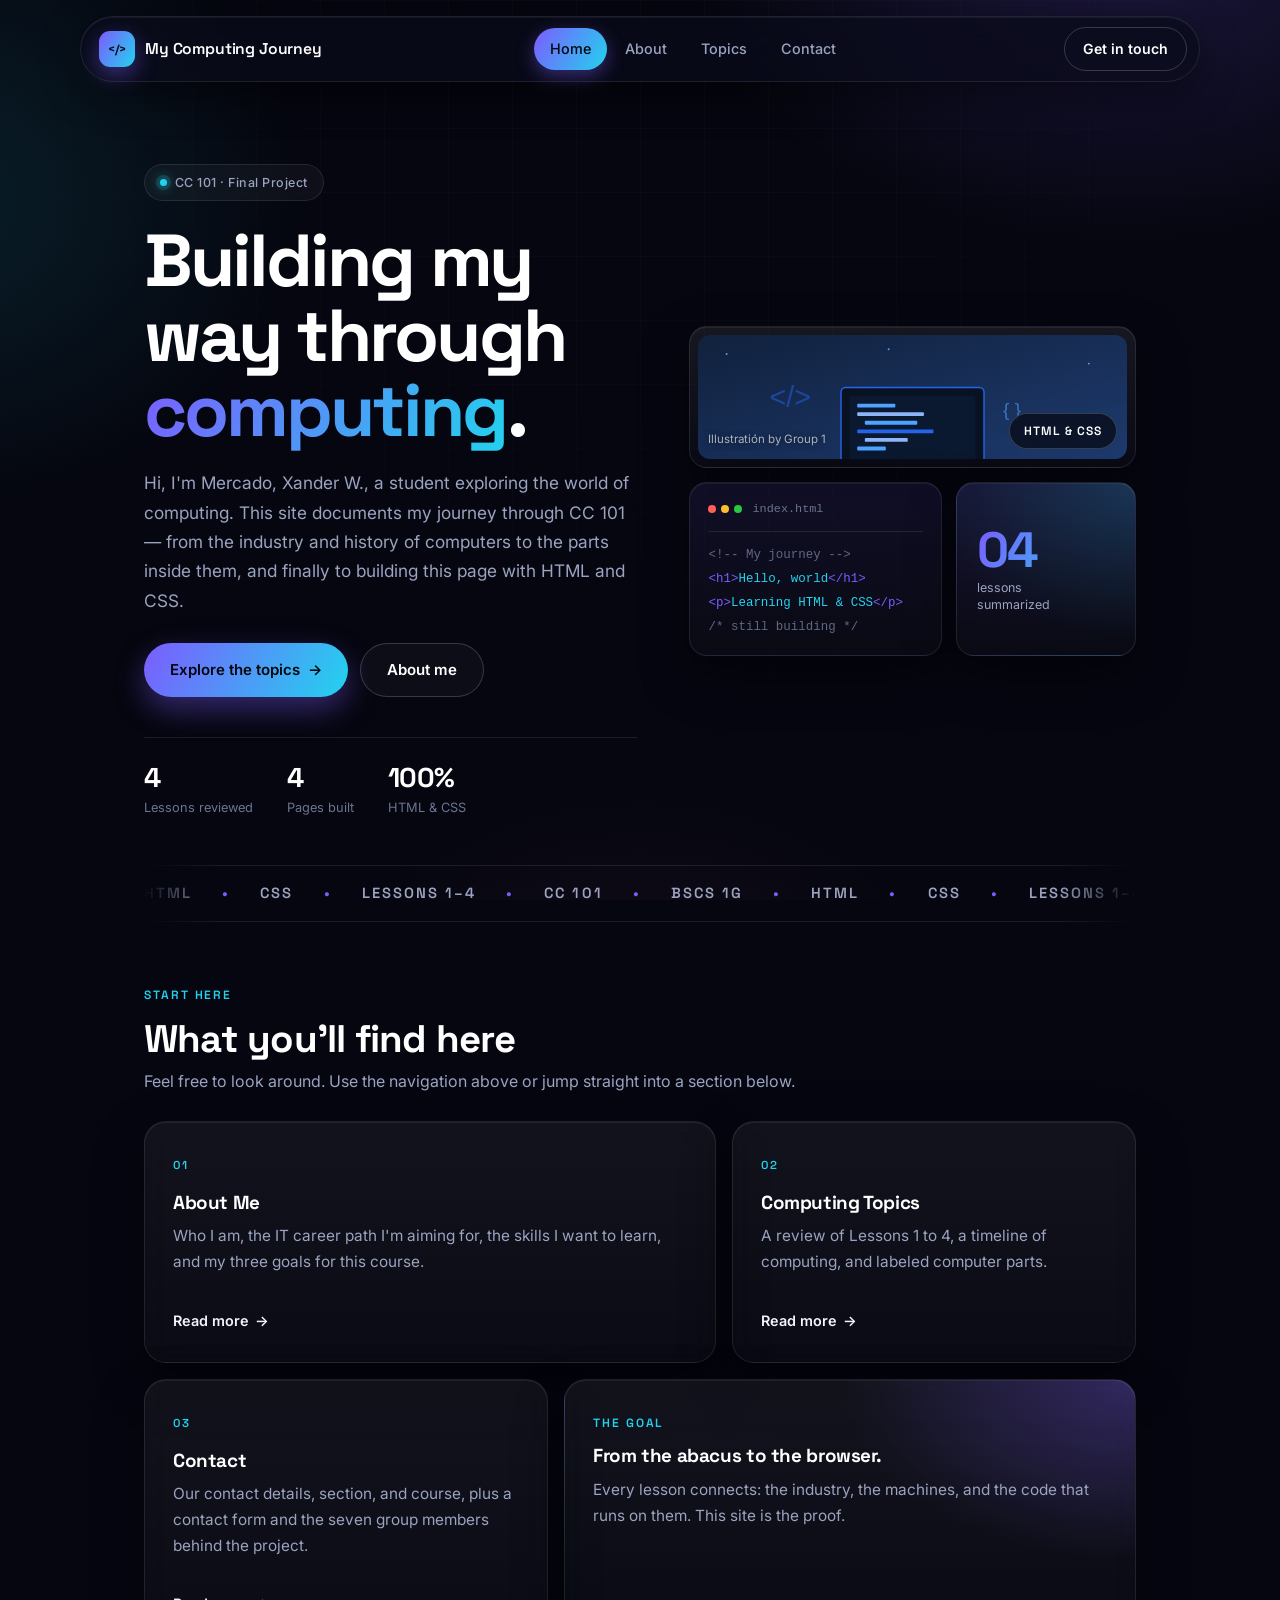
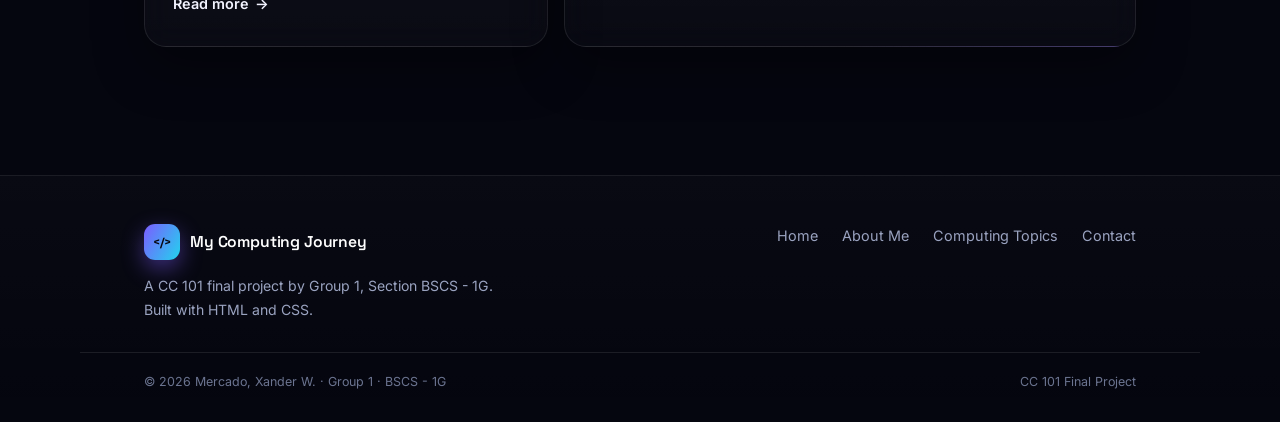
<file: index.html>
<!DOCTYPE html>
<html lang="en">
<head>
  <meta charset="UTF-8">
  <meta name="viewport" content="width=device-width, initial-scale=1.0">
  <meta name="description" content="My Computing Journey - a CC 101 final project website by Group 1, Section BSCS - 1G.">
  <title>My Computing Journey - Home</title>
  <link rel="preconnect" href="https://fonts.googleapis.com">
  <link rel="preconnect" href="https://fonts.gstatic.com" crossorigin>
  <link href="https://fonts.googleapis.com/css2?family=Inter:wght@400;500;600&family=Space+Grotesk:wght@500;600;700&display=swap" rel="stylesheet">
  <link rel="stylesheet" href="style.css">
</head>
<body>

  <header class="site-header">
    <div class="nav-shell">
      <a class="brand" href="index.html">
        <span class="brand-mark">&lt;/&gt;</span>
        <span class="brand-name">My Computing Journey</span>
      </a>
      <nav class="site-nav" aria-label="Main navigation">
        <ul>
          <li><a href="index.html" class="active">Home</a></li>
          <li><a href="about.html">About</a></li>
          <li><a href="topics.html">Topics</a></li>
          <li><a href="contact.html">Contact</a></li>
        </ul>
      </nav>
      <a class="nav-cta" href="contact.html">Get in touch</a>
    </div>
  </header>

  <main>

    <section class="hero">
      <div class="hero-inner">
        <div class="hero-copy">
          <span class="pill"><span class="dot"></span> CC 101 &middot; Final Project</span>
          <h1>Building my way through <span class="grad">computing</span>.</h1>
          <p class="lead">
            Hi, I'm Mercado, Xander W., a student exploring the world of computing. This site
            documents my journey through CC 101 &mdash; from the industry and history
            of computers to the parts inside them, and finally to building this page
            with HTML and CSS.
          </p>
          <div class="hero-actions">
            <a class="btn btn-primary" href="topics.html">Explore the topics <span aria-hidden="true">&rarr;</span></a>
            <a class="btn btn-ghost" href="about.html">About me</a>
          </div>
          <div class="hero-meta">
            <div><strong>4</strong><span>Lessons reviewed</span></div>
            <div><strong>4</strong><span>Pages built</span></div>
            <div><strong>100%</strong><span>HTML &amp; CSS</span></div>
          </div>
        </div>

        <div class="hero-bento">
          <div class="bento-cell cell-image">
            <img src="images/banner.svg" alt="Illustration of a laptop displaying lines of code" class="banner">
            <span class="floating-badge">HTML &amp; CSS</span>
            <span class="image-credit">Illustration by Group 1</span>
          </div>

          <div class="bento-cell cell-code">
            <div class="code-head">
              <span class="code-dots"><i></i><i></i><i></i></span>
              <span>index.html</span>
            </div>
            <div class="code-lines">
              <p><span class="c-muted">&lt;!-- My journey --&gt;</span></p>
              <p><span class="c-tag">&lt;h1&gt;</span><span class="c-text">Hello, world</span><span class="c-tag">&lt;/h1&gt;</span></p>
              <p><span class="c-tag">&lt;p&gt;</span><span class="c-text">Learning HTML &amp; CSS</span><span class="c-tag">&lt;/p&gt;</span></p>
              <p><span class="c-muted">/* still building */</span></p>
            </div>
          </div>

          <div class="bento-cell cell-stat">
            <span class="cell-stat-num grad">04</span>
            <span class="cell-stat-label">lessons<br>summarized</span>
          </div>
        </div>
      </div>
    </section>

    <div class="marquee" aria-hidden="true">
      <div class="marquee-track">
        <span>HTML</span><span class="sep">&bull;</span>
        <span>CSS</span><span class="sep">&bull;</span>
          <span>Lessons 1&ndash;4</span><span class="sep">&bull;</span>
          <span>CC 101</span><span class="sep">&bull;</span>
          <span>BSCS 1G</span><span class="sep">&bull;</span>
          <span>HTML</span><span class="sep">&bull;</span>
          <span>CSS</span><span class="sep">&bull;</span>
          <span>Lessons 1&ndash;4</span><span class="sep">&bull;</span>
        <span>CC 101</span><span class="sep">&bull;</span>
        <span>BSCS 1G</span><span class="sep">&bull;</span>
      </div>
    </div>

    <section class="section">
      <div class="section-head">
        <span class="kicker">Start here</span>
        <h2>What you'll find here</h2>
        <p>Feel free to look around. Use the navigation above or jump straight into a section below.</p>
      </div>

      <div class="bento-grid">
        <article class="glass-card span-7">
          <span class="card-index">01</span>
          <h3>About Me</h3>
          <p>Who I am, the IT career path I'm aiming for, the skills I want to learn, and my three goals for this course.</p>
          <a class="card-link" href="about.html">Read more <span aria-hidden="true">&rarr;</span></a>
        </article>

        <article class="glass-card span-5">
          <span class="card-index">02</span>
          <h3>Computing Topics</h3>
          <p>A review of Lessons 1 to 4, a timeline of computing, and labeled computer parts.</p>
          <a class="card-link" href="topics.html">Read more <span aria-hidden="true">&rarr;</span></a>
        </article>

        <article class="glass-card span-5">
          <span class="card-index">03</span>
          <h3>Contact</h3>
          <p>Our contact details, section, and course, plus a contact form and the seven group members behind the project.</p>
          <a class="card-link" href="contact.html">Read more <span aria-hidden="true">&rarr;</span></a>
        </article>

        <article class="glass-card span-7 accent-card">
          <span class="kicker">The goal</span>
          <h3>From the abacus to the browser.</h3>
          <p>Every lesson connects: the industry, the machines, and the code that runs on them. This site is the proof.</p>
        </article>
      </div>
    </section>

  </main>

  <footer class="site-footer">
    <div class="footer-inner">
      <div class="footer-brand-col">
        <a class="brand" href="index.html">
          <span class="brand-mark">&lt;/&gt;</span>
          <span class="brand-name">My Computing Journey</span>
        </a>
        <p>A CC 101 final project by Group 1, Section BSCS - 1G. Built with HTML and CSS.</p>
      </div>
      <nav class="footer-links" aria-label="Footer navigation">
        <a href="index.html">Home</a>
        <a href="about.html">About Me</a>
        <a href="topics.html">Computing Topics</a>
        <a href="contact.html">Contact</a>
      </nav>
    </div>
    <div class="footer-bottom">
      <span>&copy; 2026 Mercado, Xander W. &middot; Group 1 &middot; BSCS - 1G</span>
      <span>CC 101 Final Project</span>
    </div>
  </footer>

</body>
</html>
</file>
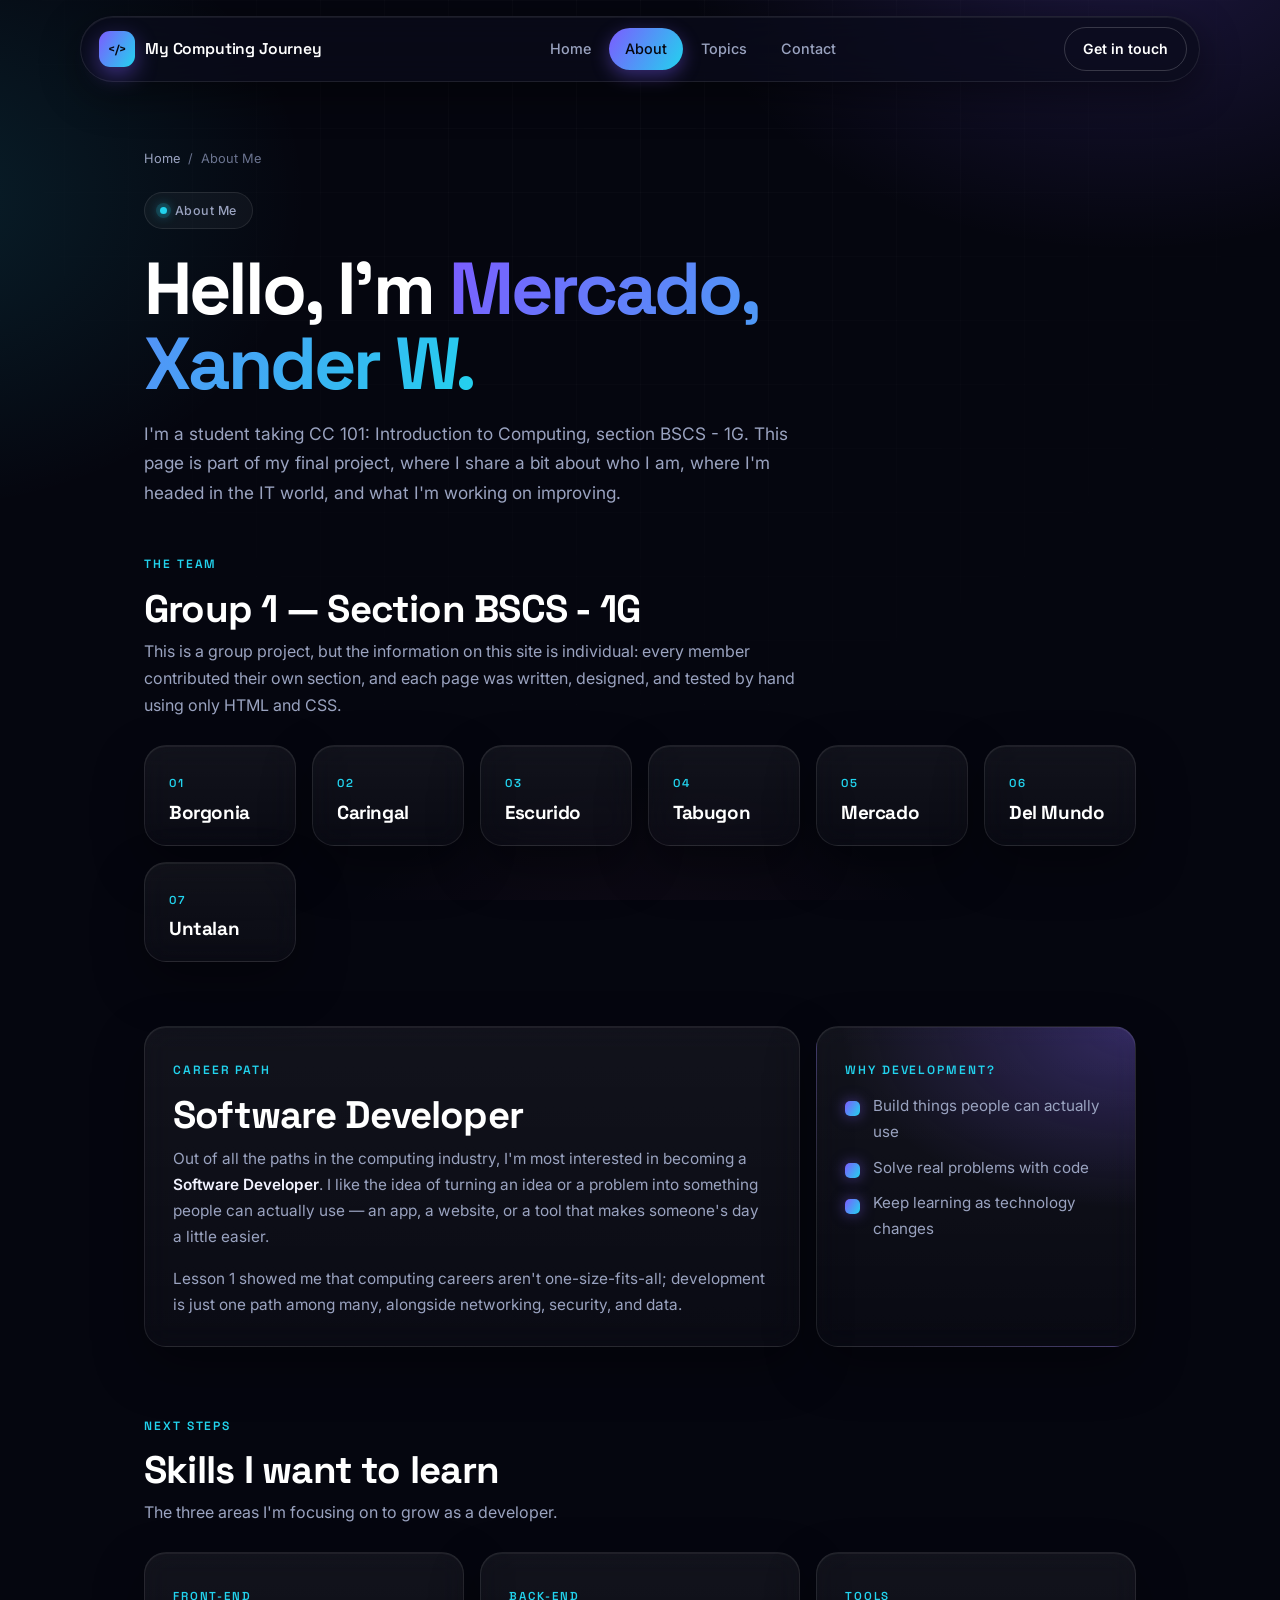
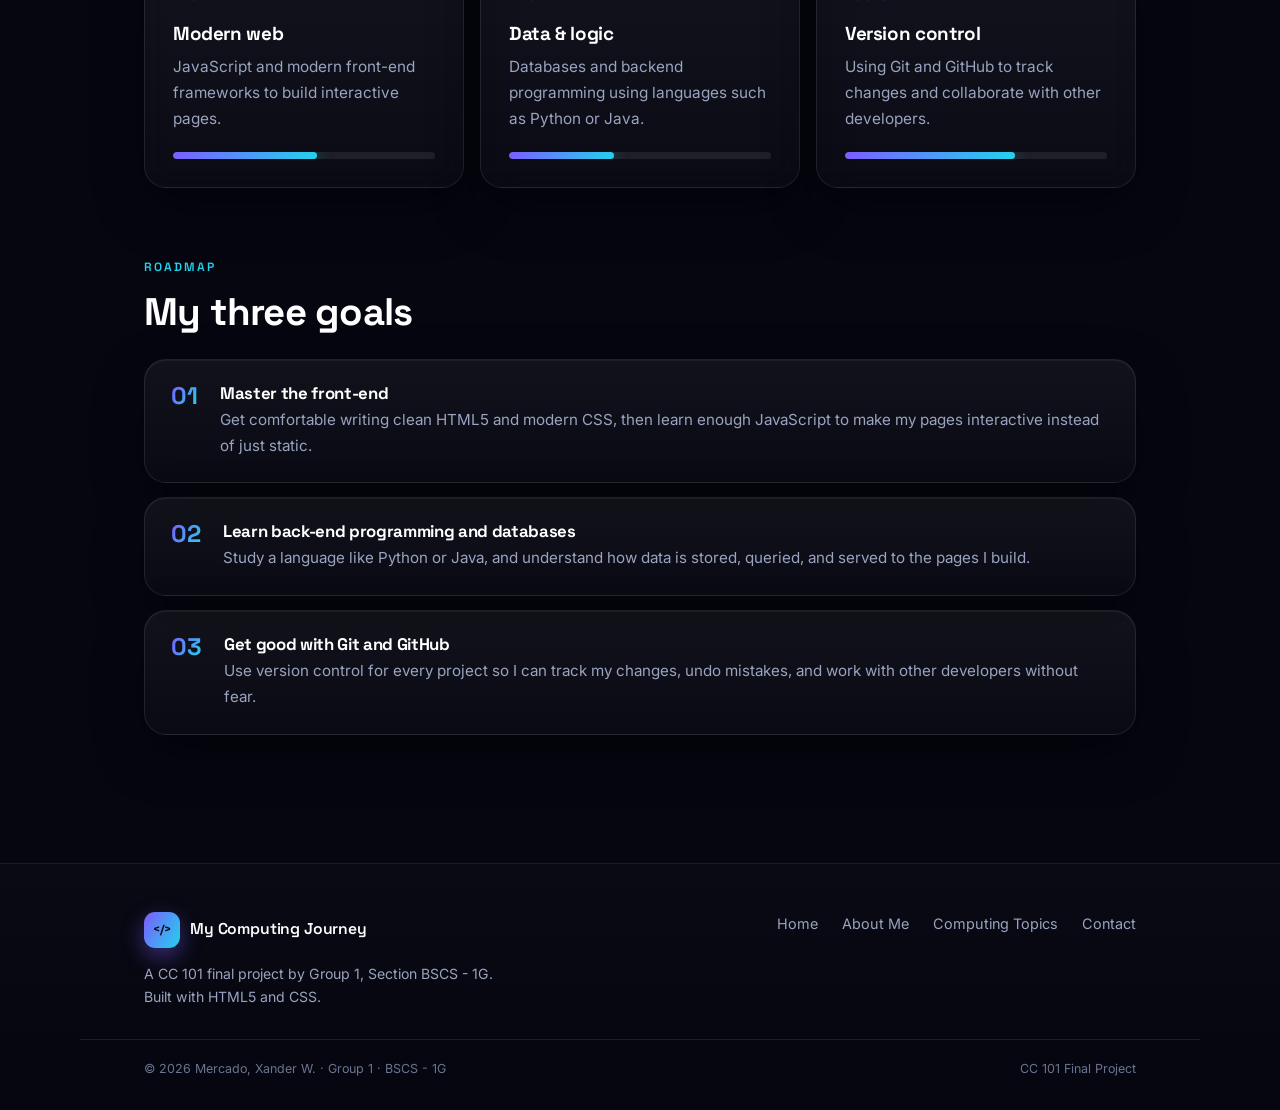
<file: about.html>
<!DOCTYPE html>
<html lang="en">
<head>
  <meta charset="UTF-8">
  <meta name="viewport" content="width=device-width, initial-scale=1.0">
  <meta name="description" content="About Group 1 - career path, skills, and goals in information technology.">
  <title>My Computing Journey - About Me</title>
  <link rel="preconnect" href="https://fonts.googleapis.com">
  <link rel="preconnect" href="https://fonts.gstatic.com" crossorigin>
  <link href="https://fonts.googleapis.com/css2?family=Inter:wght@400;500;600&family=Space+Grotesk:wght@500;600;700&display=swap" rel="stylesheet">
  <link rel="stylesheet" href="style.css">
</head>
<body>

  <header class="site-header">
    <div class="nav-shell">
      <a class="brand" href="index.html">
        <span class="brand-mark">&lt;/&gt;</span>
        <span class="brand-name">My Computing Journey</span>
      </a>
      <nav class="site-nav" aria-label="Main navigation">
        <ul>
          <li><a href="index.html">Home</a></li>
          <li><a href="about.html" class="active">About</a></li>
          <li><a href="topics.html">Topics</a></li>
          <li><a href="contact.html">Contact</a></li>
        </ul>
      </nav>
      <a class="nav-cta" href="contact.html">Get in touch</a>
    </div>
  </header>

  <main>

    <section class="page-hero">
      <nav class="breadcrumb" aria-label="Breadcrumb">
        <a href="index.html">Home</a><span>/</span><span>About Me</span>
      </nav>
      <span class="pill"><span class="dot"></span> About Me</span>
      <h1>Hello, I'm <span class="grad">Mercado, Xander W.</span></h1>
      <p class="lead">
        I'm a student taking CC 101: Introduction to Computing, section BSCS - 1G.
        This page is part of my final project, where I share a bit about who I am,
        where I'm headed in the IT world, and what I'm working on improving.
      </p>
    </section>

    <section class="section">
      <div class="section-head">
        <span class="kicker">The team</span>
        <h2>Group 1 &mdash; Section BSCS - 1G</h2>
        <p>
          This is a group project, but the information on this site is individual:
          every member contributed their own section, and each page was written,
          designed, and tested by hand using only HTML and CSS.
        </p>
      </div>

      <div class="members-grid">
        <article class="glass-card member-card">
          <span class="card-index">01</span>
          <h3>Borgonia</h3>
        </article>
        <article class="glass-card member-card">
          <span class="card-index">02</span>
          <h3>Caringal</h3>
        </article>
        <article class="glass-card member-card">
          <span class="card-index">03</span>
          <h3>Escurido</h3>
        </article>
        <article class="glass-card member-card">
          <span class="card-index">04</span>
          <h3>Tabugon</h3>
        </article>
        <article class="glass-card member-card">
          <span class="card-index">05</span>
          <h3>Mercado</h3>
        </article>
        <article class="glass-card member-card">
          <span class="card-index">06</span>
          <h3>Del Mundo</h3>
        </article>
        <article class="glass-card member-card">
          <span class="card-index">07</span>
          <h3>Untalan</h3>
        </article>
      </div>
    </section>

    <section class="section">
      <div class="bento-grid">
        <article class="glass-card span-8">
          <span class="kicker">Career path</span>
          <h2>Software Developer</h2>
          <p>
            Out of all the paths in the computing industry, I'm most interested in becoming a
            <strong>Software Developer</strong>. I like the idea of turning an idea or a
            problem into something people can actually use &mdash; an app, a website, or a tool
            that makes someone's day a little easier.
          </p>
          <p>
            Lesson 1 showed me that computing careers aren't one-size-fits-all; development
            is just one path among many, alongside networking, security, and data.
          </p>
        </article>

        <aside class="glass-card span-4 accent-card">
          <span class="kicker">Why development?</span>
          <ul class="check-list">
            <li>Build things people can actually use</li>
            <li>Solve real problems with code</li>
            <li>Keep learning as technology changes</li>
          </ul>
        </aside>
      </div>
    </section>

    <section class="section">
      <div class="section-head">
        <span class="kicker">Next steps</span>
        <h2>Skills I want to learn</h2>
        <p>The three areas I'm focusing on to grow as a developer.</p>
      </div>

      <div class="bento-grid">
        <article class="glass-card span-4">
          <span class="card-index">Front-end</span>
          <h3>Modern web</h3>
          <p>JavaScript and modern front-end frameworks to build interactive pages.</p>
          <div class="bar"><span class="bar-55"></span></div>
        </article>

        <article class="glass-card span-4">
          <span class="card-index">Back-end</span>
          <h3>Data &amp; logic</h3>
          <p>Databases and backend programming using languages such as Python or Java.</p>
          <div class="bar"><span class="bar-40"></span></div>
        </article>

        <article class="glass-card span-4">
          <span class="card-index">Tools</span>
          <h3>Version control</h3>
          <p>Using Git and GitHub to track changes and collaborate with other developers.</p>
          <div class="bar"><span class="bar-65"></span></div>
        </article>
      </div>
    </section>

    <section class="section">
      <div class="section-head">
        <span class="kicker">Roadmap</span>
        <h2>My three goals</h2>
      </div>

      <ol class="goal-list">
        <li>
          <span class="goal-num">01</span>
          <div>
            <h3>Master the front-end</h3>
            <p>Get comfortable writing clean HTML5 and modern CSS, then learn enough JavaScript to make my pages interactive instead of just static.</p>
          </div>
        </li>
        <li>
          <span class="goal-num">02</span>
          <div>
            <h3>Learn back-end programming and databases</h3>
            <p>Study a language like Python or Java, and understand how data is stored, queried, and served to the pages I build.</p>
          </div>
        </li>
        <li>
          <span class="goal-num">03</span>
          <div>
            <h3>Get good with Git and GitHub</h3>
            <p>Use version control for every project so I can track my changes, undo mistakes, and work with other developers without fear.</p>
          </div>
        </li>
      </ol>
    </section>

  </main>

  <footer class="site-footer">
    <div class="footer-inner">
      <div class="footer-brand-col">
        <a class="brand" href="index.html">
          <span class="brand-mark">&lt;/&gt;</span>
          <span class="brand-name">My Computing Journey</span>
        </a>
        <p>A CC 101 final project by Group 1, Section BSCS - 1G. Built with HTML5 and CSS.</p>
      </div>
      <nav class="footer-links" aria-label="Footer navigation">
        <a href="index.html">Home</a>
        <a href="about.html">About Me</a>
        <a href="topics.html">Computing Topics</a>
        <a href="contact.html">Contact</a>
      </nav>
    </div>
    <div class="footer-bottom">
      <span>&copy; 2026 Mercado, Xander W. &middot; Group 1 &middot; BSCS - 1G</span>
      <span>CC 101 Final Project</span>
    </div>
  </footer>

</body>
</html>
</file>
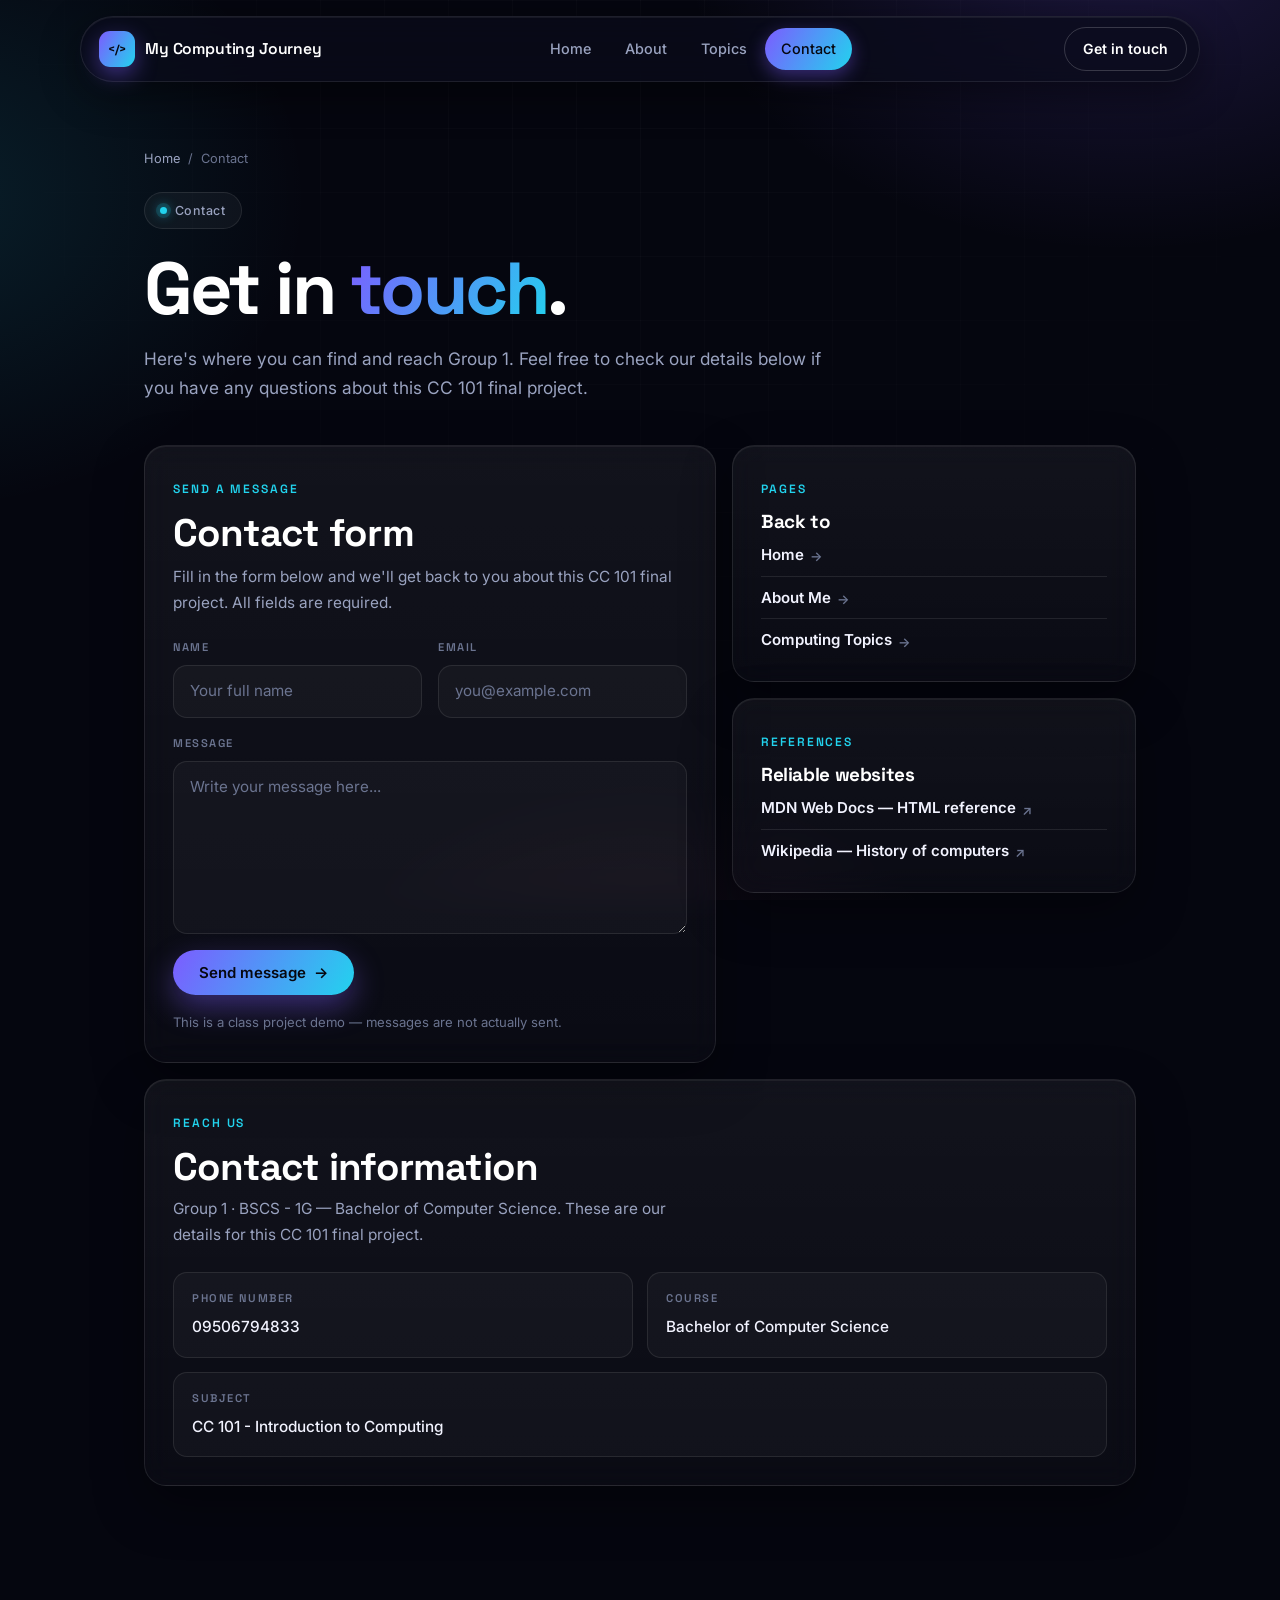
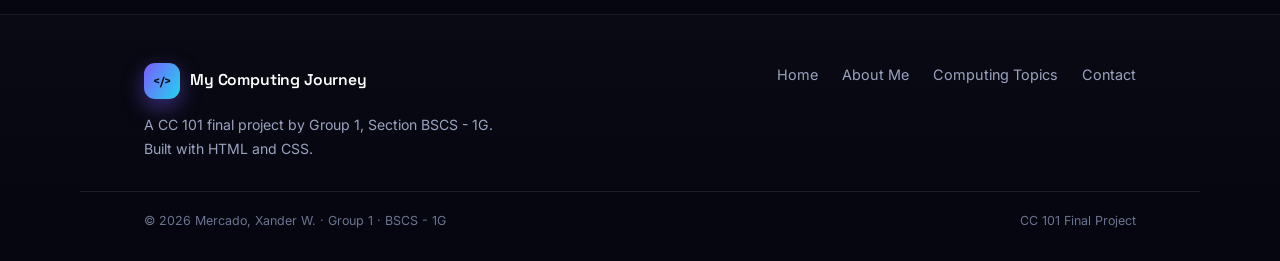
<file: contact.html>
<!DOCTYPE html>
<html lang="en">
<head>
  <meta charset="UTF-8">
  <meta name="viewport" content="width=device-width, initial-scale=1.0">
  <meta name="description" content="Contact information for Group 1's CC 101 final project.">
  <title>My Computing Journey - Contact</title>
  <link rel="preconnect" href="https://fonts.googleapis.com">
  <link rel="preconnect" href="https://fonts.gstatic.com" crossorigin>
  <link href="https://fonts.googleapis.com/css2?family=Inter:wght@400;500;600&family=Space+Grotesk:wght@500;600;700&display=swap" rel="stylesheet">
  <link rel="stylesheet" href="style.css">
</head>
<body>

  <header class="site-header">
    <div class="nav-shell">
      <a class="brand" href="index.html">
        <span class="brand-mark">&lt;/&gt;</span>
        <span class="brand-name">My Computing Journey</span>
      </a>
      <nav class="site-nav" aria-label="Main navigation">
        <ul>
          <li><a href="index.html">Home</a></li>
          <li><a href="about.html">About</a></li>
          <li><a href="topics.html">Topics</a></li>
          <li><a href="contact.html" class="active">Contact</a></li>
        </ul>
      </nav>
      <a class="nav-cta" href="contact.html">Get in touch</a>
    </div>
  </header>

  <main>

    <section class="page-hero">
      <nav class="breadcrumb" aria-label="Breadcrumb">
        <a href="index.html">Home</a><span>/</span><span>Contact</span>
      </nav>
      <span class="pill"><span class="dot"></span> Contact</span>
      <h1>Get in <span class="grad">touch</span>.</h1>
      <p class="lead">
        Here's where you can find and reach Group 1. Feel free to check our
        details below if you have any questions about this CC 101 final project.
      </p>
    </section>

    <section class="section">
      <div class="bento-grid">

        <div class="glass-card span-7 contact-form-card">
          <span class="kicker">Send a message</span>
          <h2>Contact form</h2>
          <p>
            Fill in the form below and we'll get back to you about this CC 101
            final project. All fields are required.
          </p>

          <form class="contact-form" id="contactForm" action="#" method="post">
            <div class="form-row">
              <label class="form-field">
                <span class="form-label">Name</span>
                <input type="text" id="name" name="name" placeholder="Your full name" required>
              </label>

              <label class="form-field">
                <span class="form-label">Email</span>
                <input type="email" id="email" name="email" placeholder="you@example.com" required>
              </label>
            </div>

            <label class="form-field">
              <span class="form-label">Message</span>
              <textarea id="message" name="message" rows="6" placeholder="Write your message here..." required></textarea>
            </label>

            <div class="form-actions">
              <button type="submit" class="btn btn-primary">Send message <span aria-hidden="true">&rarr;</span></button>
              <span class="form-note">This is a class project demo &mdash; messages are not actually sent.</span>
            </div>
          </form>
        </div>

        <div class="span-5 aside-stack">

          <div class="glass-card">
            <span class="kicker">Pages</span>
            <h3>Back to</h3>
            <ul class="link-list link-list-plain">
              <li><a href="index.html">Home <span aria-hidden="true">&rarr;</span></a></li>
              <li><a href="about.html">About Me <span aria-hidden="true">&rarr;</span></a></li>
              <li><a href="topics.html">Computing Topics <span aria-hidden="true">&rarr;</span></a></li>
            </ul>
          </div>

          <div class="glass-card">
            <span class="kicker">References</span>
            <h3>Reliable websites</h3>
            <ul class="link-list link-list-plain">
              <li>
                <a href="https://developer.mozilla.org/en-US/docs/Web/HTML" target="_blank" rel="noopener noreferrer">
                  MDN Web Docs &mdash; HTML reference <span aria-hidden="true">&nearr;</span>
                </a>
              </li>
              <li>
                <a href="https://www.wikipedia.org/wiki/History_of_computers" target="_blank" rel="noopener noreferrer">
                  Wikipedia &mdash; History of computers <span aria-hidden="true">&nearr;</span>
                </a>
              </li>
            </ul>
          </div>
        </div>

        <div class="glass-card span-12 contact-info">
          <span class="kicker">Reach us</span>
          <h2>Contact information</h2>
          <p>
            Group 1 &middot; BSCS - 1G &mdash; Bachelor of Computer Science.
            These are our details for this CC 101 final project.
          </p>

          <div class="contact-methods">
            <div class="contact-method">
              <span class="contact-label">Phone number</span>
              <span class="contact-value">09506794833</span>
            </div>

            <div class="contact-method">
              <span class="contact-label">Course</span>
              <span class="contact-value">Bachelor of Computer Science</span>
            </div>

            <div class="contact-method contact-method-wide">
              <span class="contact-label">Subject</span>
              <span class="contact-value">CC 101 - Introduction to Computing</span>
            </div>
          </div>
        </div>

      </div>
    </section>

  </main>

  <footer class="site-footer">
    <div class="footer-inner">
      <div class="footer-brand-col">
        <a class="brand" href="index.html">
          <span class="brand-mark">&lt;/&gt;</span>
          <span class="brand-name">My Computing Journey</span>
        </a>
        <p>A CC 101 final project by Group 1, Section BSCS - 1G. Built with HTML and CSS.</p>
      </div>
      <nav class="footer-links" aria-label="Footer navigation">
        <a href="index.html">Home</a>
        <a href="about.html">About Me</a>
        <a href="topics.html">Computing Topics</a>
        <a href="contact.html">Contact</a>
      </nav>
    </div>
    <div class="footer-bottom">
      <span>&copy; 2026 Mercado, Xander W. &middot; Group 1 &middot; BSCS - 1G</span>
      <span>CC 101 Final Project</span>
    </div>
  </footer>

</body>
</html>
</file>
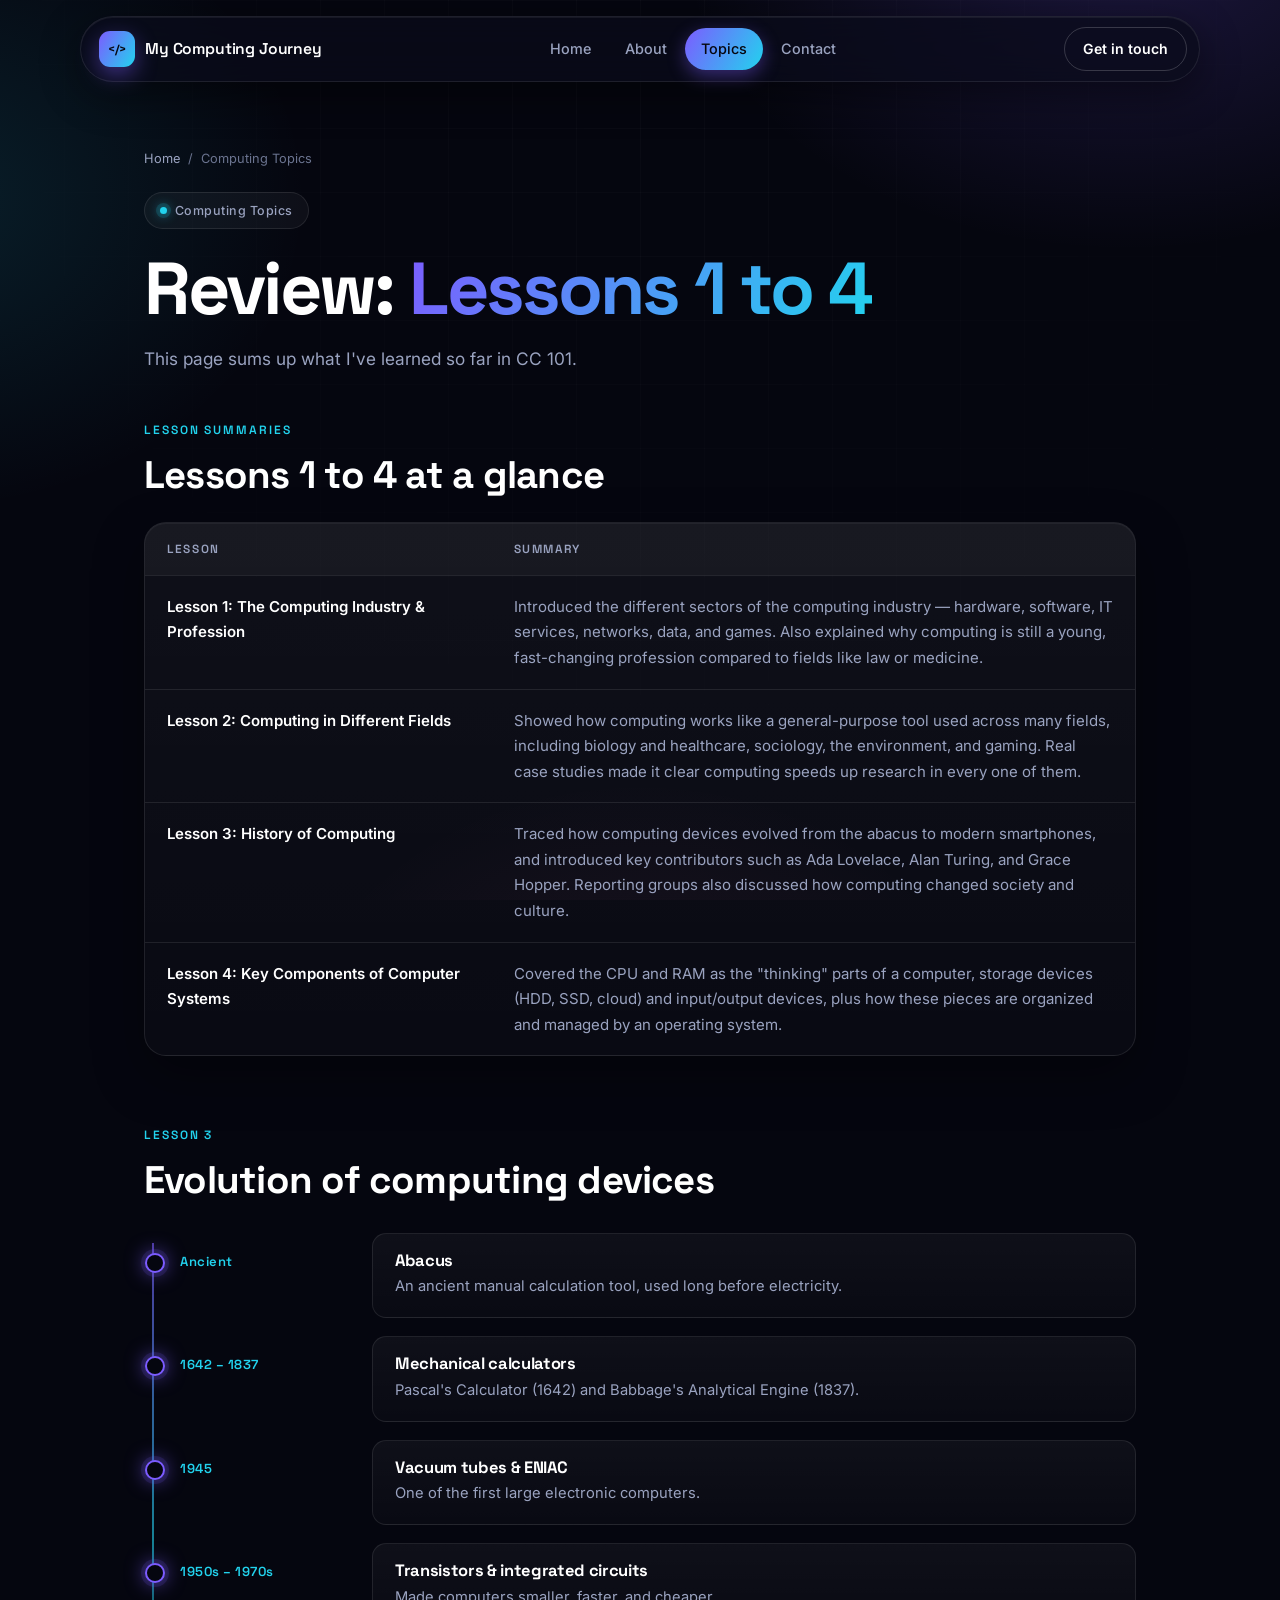
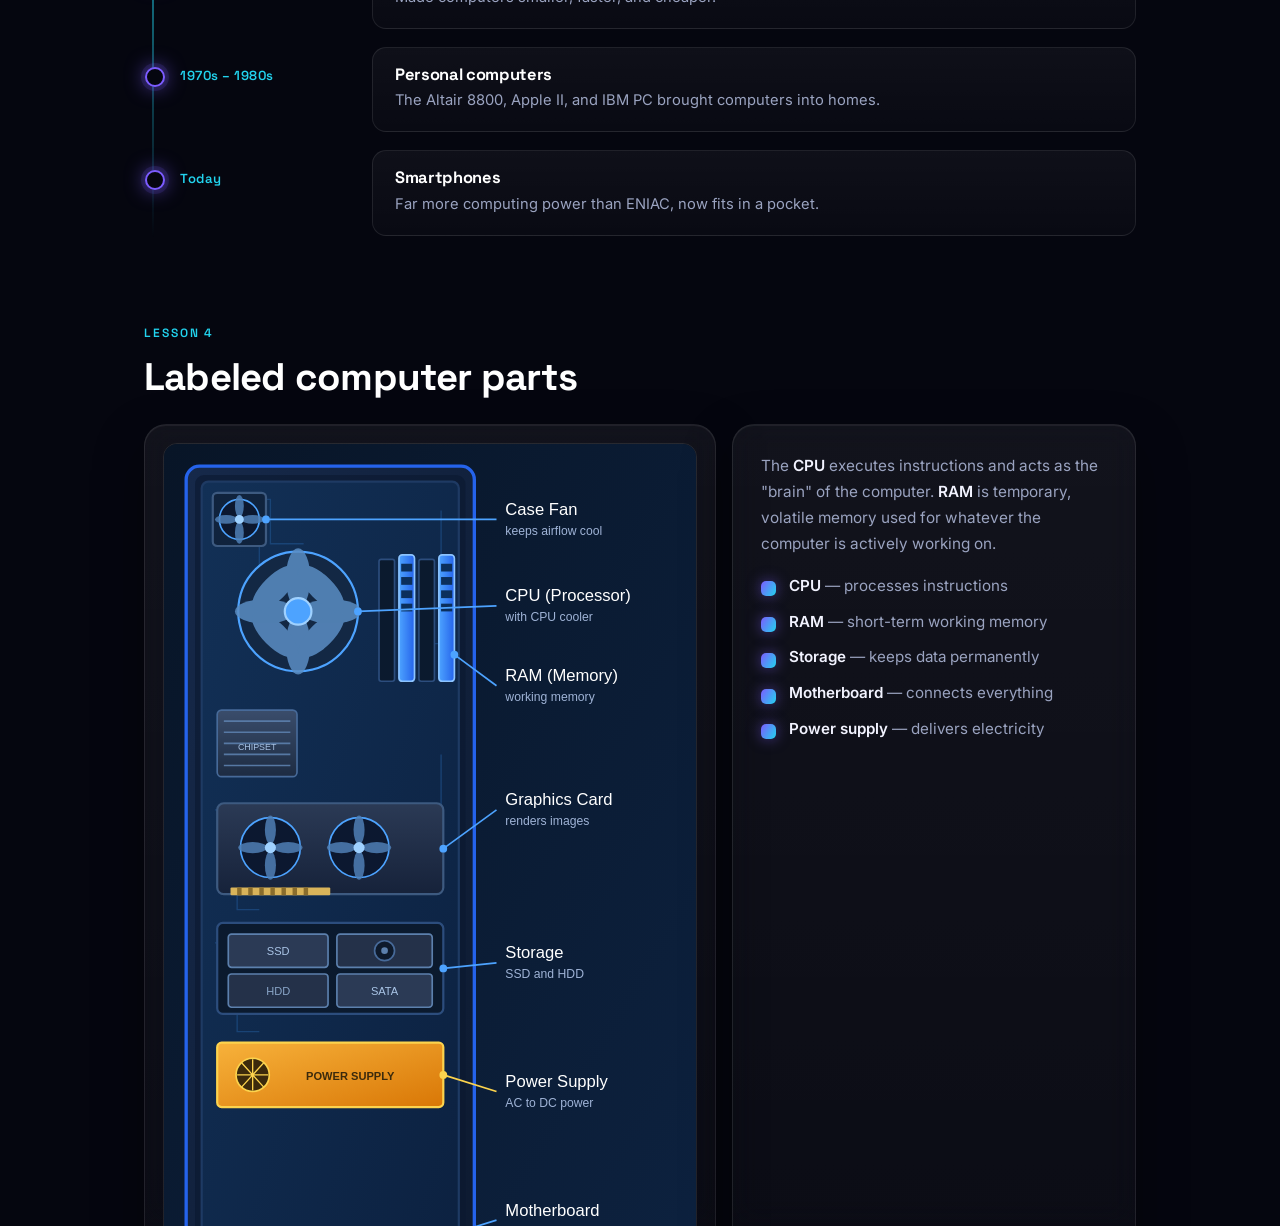
<file: topics.html>
<!DOCTYPE html>
<html lang="en">
<head>
  <meta charset="UTF-8">
  <meta name="viewport" content="width=device-width, initial-scale=1.0">
  <meta name="description" content="Computing topics review for CC 101 - lessons 1 to 4, timeline, and computer parts.">
  <title>My Computing Journey - Computing Topics</title>
  <link rel="preconnect" href="https://fonts.googleapis.com">
  <link rel="preconnect" href="https://fonts.gstatic.com" crossorigin>
  <link href="https://fonts.googleapis.com/css2?family=Inter:wght@400;500;600&family=Space+Grotesk:wght@500;600;700&display=swap" rel="stylesheet">
  <link rel="stylesheet" href="style.css">
</head>
<body>

  <header class="site-header">
    <div class="nav-shell">
      <a class="brand" href="index.html">
        <span class="brand-mark">&lt;/&gt;</span>
        <span class="brand-name">My Computing Journey</span>
      </a>
      <nav class="site-nav" aria-label="Main navigation">
        <ul>
          <li><a href="index.html">Home</a></li>
          <li><a href="about.html">About</a></li>
          <li><a href="topics.html" class="active">Topics</a></li>
          <li><a href="contact.html">Contact</a></li>
        </ul>
      </nav>
      <a class="nav-cta" href="contact.html">Get in touch</a>
    </div>
  </header>

  <main>

    <section class="page-hero">
      <nav class="breadcrumb" aria-label="Breadcrumb">
        <a href="index.html">Home</a><span>/</span><span>Computing Topics</span>
      </nav>
      <span class="pill"><span class="dot"></span> Computing Topics</span>
      <h1>Review: <span class="grad">Lessons 1 to 4</span></h1>
      <p class="lead">This page sums up what I've learned so far in CC 101.</p>
    </section>

    <section class="section">
      <div class="section-head">
        <span class="kicker">Lesson summaries</span>
        <h2>Lessons 1 to 4 at a glance</h2>
      </div>

      <div class="table-wrap">
        <table>
          <thead>
            <tr>
              <th scope="col">Lesson</th>
              <th scope="col">Summary</th>
            </tr>
          </thead>
          <tbody>
            <tr>
              <td data-label="Lesson">Lesson 1: The Computing Industry &amp; Profession</td>
              <td data-label="Summary">Introduced the different sectors of the computing industry &mdash; hardware, software, IT services, networks, data, and games. Also explained why computing is still a young, fast-changing profession compared to fields like law or medicine.</td>
            </tr>
            <tr>
              <td data-label="Lesson">Lesson 2: Computing in Different Fields</td>
              <td data-label="Summary">Showed how computing works like a general-purpose tool used across many fields, including biology and healthcare, sociology, the environment, and gaming. Real case studies made it clear computing speeds up research in every one of them.</td>
            </tr>
            <tr>
              <td data-label="Lesson">Lesson 3: History of Computing</td>
              <td data-label="Summary">Traced how computing devices evolved from the abacus to modern smartphones, and introduced key contributors such as Ada Lovelace, Alan Turing, and Grace Hopper. Reporting groups also discussed how computing changed society and culture.</td>
            </tr>
            <tr>
              <td data-label="Lesson">Lesson 4: Key Components of Computer Systems</td>
              <td data-label="Summary">Covered the CPU and RAM as the "thinking" parts of a computer, storage devices (HDD, SSD, cloud) and input/output devices, plus how these pieces are organized and managed by an operating system.</td>
            </tr>
          </tbody>
        </table>
      </div>
    </section>

    <section class="section">
      <div class="section-head">
        <span class="kicker">Lesson 3</span>
        <h2>Evolution of computing devices</h2>
      </div>

      <ol class="timeline">
        <li>
          <span class="timeline-year">Ancient</span>
          <div class="timeline-body">
            <h3>Abacus</h3>
            <p>An ancient manual calculation tool, used long before electricity.</p>
          </div>
        </li>
        <li>
          <span class="timeline-year">1642 &ndash; 1837</span>
          <div class="timeline-body">
            <h3>Mechanical calculators</h3>
            <p>Pascal's Calculator (1642) and Babbage's Analytical Engine (1837).</p>
          </div>
        </li>
        <li>
          <span class="timeline-year">1945</span>
          <div class="timeline-body">
            <h3>Vacuum tubes &amp; ENIAC</h3>
            <p>One of the first large electronic computers.</p>
          </div>
        </li>
        <li>
          <span class="timeline-year">1950s &ndash; 1970s</span>
          <div class="timeline-body">
            <h3>Transistors &amp; integrated circuits</h3>
            <p>Made computers smaller, faster, and cheaper.</p>
          </div>
        </li>
        <li>
          <span class="timeline-year">1970s &ndash; 1980s</span>
          <div class="timeline-body">
            <h3>Personal computers</h3>
            <p>The Altair 8800, Apple II, and IBM PC brought computers into homes.</p>
          </div>
        </li>
        <li>
          <span class="timeline-year">Today</span>
          <div class="timeline-body">
            <h3>Smartphones</h3>
            <p>Far more computing power than ENIAC, now fits in a pocket.</p>
          </div>
        </li>
      </ol>
    </section>

    <section class="section">
      <div class="section-head">
        <span class="kicker">Lesson 4</span>
        <h2>Labeled computer parts</h2>
      </div>

      <div class="bento-grid">
        <figure class="glass-card span-7 figure">
          <picture>
            <source media="(max-width: 760px)" srcset="images/computer-parts-mobile.svg">
            <img src="images/computer-parts.svg" alt="Detailed diagram of an open desktop computer case showing the motherboard, CPU with cooler, RAM sticks, graphics card, SSD and HDD storage, power supply, and case fan labeled">
          </picture>
          <figcaption>Figure 1: Key components inside a desktop computer case. Illustration drawn by Group 1.</figcaption>
        </figure>

        <div class="glass-card span-5">
          <p>
            The <strong>CPU</strong> executes instructions and acts as the "brain" of the
            computer. <strong>RAM</strong> is temporary, volatile memory used for whatever
            the computer is actively working on.
          </p>
          <ul class="check-list">
            <li><strong>CPU</strong> &mdash; processes instructions</li>
            <li><strong>RAM</strong> &mdash; short-term working memory</li>
            <li><strong>Storage</strong> &mdash; keeps data permanently</li>
            <li><strong>Motherboard</strong> &mdash; connects everything</li>
            <li><strong>Power supply</strong> &mdash; delivers electricity</li>
          </ul>
        </div>
      </div>
    </section>

  </main>

  <footer class="site-footer">
    <div class="footer-inner">
      <div class="footer-brand-col">
        <a class="brand" href="index.html">
          <span class="brand-mark">&lt;/&gt;</span>
          <span class="brand-name">My Computing Journey</span>
        </a>
        <p>A CC 101 final project by Group 1, Section BSCS - 1G. Built with HTML and CSS.</p>
      </div>
      <nav class="footer-links" aria-label="Footer navigation">
        <a href="index.html">Home</a>
        <a href="about.html">About Me</a>
        <a href="topics.html">Computing Topics</a>
        <a href="contact.html">Contact</a>
      </nav>
    </div>
    <div class="footer-bottom">
      <span>&copy; 2026 Mercado, Xander W. &middot; Group 1 &middot; BSCS - 1G</span>
      <span>CC 101 Final Project</span>
    </div>
  </footer>

</body>
</html>
</file>
<file: style.css>
:root {
  --bg: #05060f;
  --bg-soft: #0a0c1b;
  --surface: rgba(255, 255, 255, 0.035);
  --surface-2: rgba(255, 255, 255, 0.06);
  --border: rgba(255, 255, 255, 0.09);
  --border-strong: rgba(255, 255, 255, 0.18);
  --ink: #f2f3ff;
  --ink-soft: #9aa3c0;
  --ink-dim: #6b7490;
  --violet: #7c5cff;
  --cyan: #22d3ee;
  --pink: #f472b6;
  --gradient: linear-gradient(120deg, #7c5cff 0%, #22d3ee 100%);
  --radius: 22px;
  --radius-sm: 14px;
  --shadow: 0 20px 50px rgba(0, 0, 0, 0.35);
  --shadow-glow: 0 24px 70px rgba(124, 92, 255, 0.25);
  --maxw: 1120px;
}

* { box-sizing: border-box; }

html { scroll-behavior: smooth; }

body {
  position: relative;
  z-index: 0;
  margin: 0;
  min-height: 100vh;
  font-family: 'Inter', 'Segoe UI', Arial, Helvetica, sans-serif;
  background-color: var(--bg);
  background-image:
    radial-gradient(720px 520px at 88% -8%, rgba(124, 92, 255, 0.20), transparent 62%),
    radial-gradient(640px 520px at -6% 22%, rgba(34, 211, 238, 0.12), transparent 60%),
    radial-gradient(600px 500px at 50% 120%, rgba(244, 114, 182, 0.08), transparent 60%);
  background-attachment: fixed;
  color: var(--ink);
  line-height: 1.7;
  -webkit-font-smoothing: antialiased;
}

/* subtle grid overlay */
body::before {
  content: "";
  position: fixed;
  inset: 0;
  z-index: 0;
  pointer-events: none;
  background-image:
    linear-gradient(rgba(255, 255, 255, 0.025) 1px, transparent 1px),
    linear-gradient(90deg, rgba(255, 255, 255, 0.025) 1px, transparent 1px);
  background-size: 64px 64px;
  -webkit-mask-image: radial-gradient(circle at 50% 10%, #000 0%, transparent 78%);
          mask-image: radial-gradient(circle at 50% 10%, #000 0%, transparent 78%);
}

h1, h2, h3 {
  font-family: 'Space Grotesk', 'Inter', sans-serif;
  color: #fff;
  line-height: 1.12;
  letter-spacing: -0.02em;
  margin: 0 0 0.5em;
}

h1 { font-size: clamp(2.6rem, 6vw, 4.6rem); letter-spacing: -0.04em; line-height: 1.02; }
h2 { font-size: clamp(1.7rem, 3vw, 2.4rem); }
h3 { font-size: 1.18rem; }

p { color: var(--ink-soft); margin: 0 0 1em; }
p:last-child { margin-bottom: 0; }
strong { color: var(--ink); font-weight: 600; }

a { color: var(--ink); text-decoration: none; }

img { max-width: 100%; height: auto; display: block; }

::selection { background: rgba(124, 92, 255, 0.45); color: #fff; }

/* ---- Header & floating navigation ---- */
.site-header {
  position: sticky;
  top: 0;
  z-index: 100;
  padding: 16px 5% 0;
}

.nav-shell {
  max-width: var(--maxw);
  margin: 0 auto;
  display: flex;
  align-items: center;
  justify-content: space-between;
  gap: 16px;
  padding: 10px 12px 10px 18px;
  border-radius: 999px;
  border: 1px solid var(--border);
  background: rgba(10, 12, 27, 0.72);
  -webkit-backdrop-filter: blur(22px);
          backdrop-filter: blur(22px);
  box-shadow: 0 12px 40px rgba(0, 0, 0, 0.45), inset 0 1px 0 rgba(255, 255, 255, 0.06);
}

.brand {
  display: inline-flex;
  align-items: center;
  gap: 10px;
  font-family: 'Space Grotesk', sans-serif;
  font-weight: 600;
  color: #fff;
  letter-spacing: -0.01em;
}

.brand-mark {
  display: inline-grid;
  place-items: center;
  width: 36px;
  height: 36px;
  border-radius: 11px;
  background: var(--gradient);
  color: #06070f;
  font-size: 0.74rem;
  font-weight: 700;
  box-shadow: 0 8px 22px rgba(124, 92, 255, 0.45);
}

.brand-name { font-size: 0.98rem; white-space: nowrap; }

.site-nav ul {
  list-style: none;
  margin: 0;
  padding: 0;
  display: flex;
  gap: 2px;
}

.site-nav a {
  display: inline-block;
  padding: 9px 16px;
  border-radius: 999px;
  color: var(--ink-soft);
  font-weight: 500;
  font-size: 0.9rem;
  transition: color 0.2s, background-color 0.2s;
}

.site-nav a:hover {
  color: #fff;
  background-color: rgba(255, 255, 255, 0.07);
}

.site-nav a.active {
  color: #06070f;
  background: var(--gradient);
  box-shadow: 0 6px 18px rgba(124, 92, 255, 0.4);
}

.nav-cta {
  display: inline-block;
  padding: 9px 18px;
  border-radius: 999px;
  border: 1px solid var(--border-strong);
  color: #fff;
  font-size: 0.88rem;
  font-weight: 600;
  white-space: nowrap;
  transition: background-color 0.2s, border-color 0.2s;
}

.nav-cta:hover {
  background-color: rgba(255, 255, 255, 0.08);
  border-color: rgba(124, 92, 255, 0.6);
}

/* ---- Layout ---- */
main {
  position: relative;
  z-index: 1;
  max-width: var(--maxw);
  margin: 0 auto;
  padding: 56px 5% 24px;
}

.section { margin-bottom: 64px; }

.section-head {
  max-width: 660px;
  margin-bottom: 26px;
}

.section-head h2 { margin-bottom: 8px; }

.kicker {
  display: inline-block;
  font-family: 'Space Grotesk', sans-serif;
  font-size: 0.75rem;
  font-weight: 600;
  letter-spacing: 0.16em;
  text-transform: uppercase;
  color: var(--cyan);
  margin-bottom: 12px;
}

.grad {
  background: var(--gradient);
  -webkit-background-clip: text;
  background-clip: text;
  -webkit-text-fill-color: transparent;
  color: transparent;
}

.lead {
  font-size: 1.08rem;
  max-width: 62ch;
  color: var(--ink-soft);
}

/* ---- Pill label ---- */
.pill {
  display: inline-flex;
  align-items: center;
  gap: 8px;
  padding: 7px 15px;
  margin-bottom: 22px;
  border-radius: 999px;
  border: 1px solid var(--border);
  background: rgba(255, 255, 255, 0.04);
  font-size: 0.78rem;
  font-weight: 500;
  letter-spacing: 0.04em;
  color: var(--ink-soft);
}

.pill .dot {
  width: 7px;
  height: 7px;
  border-radius: 50%;
  background: var(--cyan);
  box-shadow: 0 0 0 4px rgba(34, 211, 238, 0.15), 0 0 12px var(--cyan);
  animation: pulse 2.4s ease-in-out infinite;
}

/* ---- Hero ---- */
.hero { padding: 26px 0 0; }

.hero-inner {
  display: grid;
  grid-template-columns: 1.05fr 0.95fr;
  align-items: center;
  gap: 52px;
}

/* prevent long terminal strings from widening the grid */
.hero-inner > *,
.bento-grid > *,
.hero-bento,
.bento-cell,
.glass-card { min-width: 0; }

.hero-copy > * { animation: rise 0.8s cubic-bezier(0.22, 1, 0.36, 1) both; }
.hero-copy > *:nth-child(1) { animation-delay: 0.05s; }
.hero-copy > *:nth-child(2) { animation-delay: 0.12s; }
.hero-copy > *:nth-child(3) { animation-delay: 0.20s; }
.hero-copy > *:nth-child(4) { animation-delay: 0.28s; }
.hero-copy > *:nth-child(5) { animation-delay: 0.36s; }

.hero h1 { margin-bottom: 20px; }

.hero-actions {
  display: flex;
  flex-wrap: wrap;
  gap: 12px;
  margin-top: 28px;
}

.btn {
  display: inline-flex;
  align-items: center;
  gap: 8px;
  padding: 13px 26px;
  border-radius: 999px;
  font-size: 0.94rem;
  font-weight: 600;
  transition: transform 0.22s, box-shadow 0.22s, background-color 0.22s, border-color 0.22s;
}

.btn:hover { transform: translateY(-2px); }

.btn-primary {
  color: #06070f;
  background: var(--gradient);
  box-shadow: 0 12px 30px rgba(124, 92, 255, 0.4);
}

.btn-primary:hover { box-shadow: 0 16px 40px rgba(124, 92, 255, 0.55); }

.btn-ghost {
  color: #fff;
  border: 1px solid var(--border-strong);
  background: rgba(255, 255, 255, 0.03);
}

.btn-ghost:hover {
  background: rgba(255, 255, 255, 0.08);
  border-color: rgba(124, 92, 255, 0.6);
}

.hero-meta {
  display: flex;
  flex-wrap: wrap;
  gap: 34px;
  margin-top: 40px;
  padding-top: 26px;
  border-top: 1px solid var(--border);
}

.hero-meta strong {
  display: block;
  font-family: 'Space Grotesk', sans-serif;
  font-size: 1.7rem;
  font-weight: 700;
  color: #fff;
  line-height: 1;
  letter-spacing: -0.02em;
}

.hero-meta span {
  display: block;
  margin-top: 6px;
  font-size: 0.8rem;
  color: var(--ink-dim);
}

/* ---- Hero bento visual ---- */
.hero-bento {
  display: grid;
  grid-template-columns: 1.4fr 1fr;
  gap: 14px;
  animation: rise 0.9s 0.18s cubic-bezier(0.22, 1, 0.36, 1) both;
}

.bento-cell {
  position: relative;
  border-radius: 18px;
  border: 1px solid var(--border);
  background: var(--surface);
  box-shadow: var(--shadow), inset 0 1px 0 rgba(255, 255, 255, 0.06);
  overflow: hidden;
}

.cell-image {
  grid-column: 1 / -1;
  padding: 8px;
  background: linear-gradient(180deg, rgba(255, 255, 255, 0.07), rgba(255, 255, 255, 0.02));
}

.cell-image .banner {
  width: 100%;
  border-radius: 12px;
}

.floating-badge {
  position: absolute;
  right: 18px;
  bottom: 18px;
  padding: 7px 14px;
  border-radius: 999px;
  background: rgba(5, 6, 15, 0.7);
  border: 1px solid var(--border-strong);
  -webkit-backdrop-filter: blur(10px);
          backdrop-filter: blur(10px);
  font-family: 'Space Grotesk', sans-serif;
  font-size: 0.75rem;
  font-weight: 600;
  letter-spacing: 0.08em;
  text-transform: uppercase;
  color: #fff;
}

.image-credit {
  position: absolute;
  left: 18px;
  bottom: 18px;
  font-size: 0.72rem;
  color: rgba(255, 255, 255, 0.65);
  text-shadow: 0 1px 6px rgba(0, 0, 0, 0.6);
}

.cell-code {
  padding: 16px 18px;
  background: linear-gradient(180deg, rgba(124, 92, 255, 0.10), rgba(255, 255, 255, 0.02));
  font-family: 'Consolas', 'SFMono-Regular', ui-monospace, monospace;
}

.code-head {
  display: flex;
  align-items: center;
  gap: 10px;
  padding-bottom: 12px;
  margin-bottom: 12px;
  border-bottom: 1px solid var(--border);
  font-size: 0.74rem;
  color: var(--ink-dim);
}

.code-dots { display: inline-flex; gap: 5px; }
.code-dots i {
  width: 8px;
  height: 8px;
  border-radius: 50%;
  background: rgba(255, 255, 255, 0.18);
}
.code-dots i:first-child { background: #ff5f57; }
.code-dots i:nth-child(2) { background: #febc2e; }
.code-dots i:last-child { background: #28c840; }

.code-lines { font-size: 0.78rem; line-height: 1.9; color: #cfd6ee; }
.code-lines p { margin: 0; max-width: 100%; white-space: nowrap; overflow: hidden; text-overflow: ellipsis; }
.c-muted { color: #5f6885; }
.c-tag { color: #7c5cff; }
.c-text { color: #22d3ee; }

.cell-stat {
  display: flex;
  flex-direction: column;
  justify-content: center;
  gap: 6px;
  padding: 20px;
  background:
    radial-gradient(300px 220px at 100% 0%, rgba(34, 211, 238, 0.18), transparent 70%),
    linear-gradient(180deg, rgba(124, 92, 255, 0.16), rgba(255, 255, 255, 0.02));
}

.cell-stat-num {
  font-family: 'Space Grotesk', sans-serif;
  font-size: 3.1rem;
  font-weight: 700;
  line-height: 1;
  letter-spacing: -0.04em;
}

.cell-stat-label {
  font-size: 0.78rem;
  line-height: 1.35;
  color: var(--ink-soft);
}

/* ---- Marquee ---- */
.marquee {
  max-width: var(--maxw);
  margin: 46px auto 58px;
  padding: 15px 0;
  overflow: hidden;
  border-top: 1px solid var(--border);
  border-bottom: 1px solid var(--border);
  -webkit-mask-image: linear-gradient(90deg, transparent, #000 8%, #000 92%, transparent);
          mask-image: linear-gradient(90deg, transparent, #000 8%, #000 92%, transparent);
}

.marquee-track {
  display: flex;
  align-items: center;
  gap: 30px;
  width: max-content;
  font-family: 'Space Grotesk', sans-serif;
  font-size: 0.92rem;
  font-weight: 600;
  letter-spacing: 0.14em;
  text-transform: uppercase;
  color: var(--ink-soft);
  animation: marquee 28s linear infinite;
}

.marquee-track .sep { color: var(--violet); }

/* ---- Bento grid ---- */
.bento-grid {
  display: grid;
  grid-template-columns: repeat(12, 1fr);
  gap: 16px;
}

.span-4 { grid-column: span 4; }
.span-5 { grid-column: span 5; }
.span-7 { grid-column: span 7; }
.span-8 { grid-column: span 8; }
.span-12 { grid-column: span 12; }

.glass-card {
  position: relative;
  padding: 28px;
  border-radius: var(--radius);
  border: 1px solid var(--border);
  background: linear-gradient(180deg, rgba(255, 255, 255, 0.055), rgba(255, 255, 255, 0.022));
  -webkit-backdrop-filter: blur(14px);
          backdrop-filter: blur(14px);
  box-shadow: var(--shadow), inset 0 1px 0 rgba(255, 255, 255, 0.06);
  transition: transform 0.28s, border-color 0.28s, box-shadow 0.28s;
}

.glass-card:hover {
  transform: translateY(-4px);
  border-color: rgba(124, 92, 255, 0.45);
  box-shadow: var(--shadow-glow), inset 0 1px 0 rgba(255, 255, 255, 0.08);
}

.glass-card h2, .glass-card h3 { margin-bottom: 10px; }
.glass-card p { font-size: 0.96rem; }

.accent-card {
  background:
    radial-gradient(420px 260px at 100% 0%, rgba(124, 92, 255, 0.30), transparent 70%),
    linear-gradient(180deg, rgba(255, 255, 255, 0.06), rgba(255, 255, 255, 0.02));
}

.card-index {
  display: inline-block;
  margin-bottom: 16px;
  font-family: 'Space Grotesk', sans-serif;
  font-size: 0.72rem;
  font-weight: 600;
  letter-spacing: 0.16em;
  text-transform: uppercase;
  color: var(--cyan);
}

.card-link {
  display: inline-flex;
  align-items: center;
  gap: 6px;
  margin-top: 18px;
  font-size: 0.9rem;
  font-weight: 600;
  color: var(--ink);
  border-bottom: 1px solid transparent;
  transition: color 0.2s, border-color 0.2s;
}

.card-link:hover {
  color: var(--cyan);
  border-bottom-color: var(--cyan);
}

/* ---- Check lists ---- */
.check-list {
  list-style: none;
  margin: 0;
  padding: 0;
}

.check-list li {
  position: relative;
  padding-left: 28px;
  margin-bottom: 10px;
  font-size: 0.95rem;
  color: var(--ink-soft);
}

.check-list li:last-child { margin-bottom: 0; }

.check-list li::before {
  content: "";
  position: absolute;
  left: 0;
  top: 0.55em;
  width: 15px;
  height: 15px;
  border-radius: 5px;
  background: var(--gradient);
  box-shadow: 0 0 14px rgba(124, 92, 255, 0.5);
}

/* ---- Skill bars ---- */
.bar {
  height: 7px;
  margin-top: 20px;
  border-radius: 999px;
  background: rgba(255, 255, 255, 0.08);
  overflow: hidden;
}

.bar span {
  display: block;
  height: 100%;
  border-radius: 999px;
  background: var(--gradient);
  box-shadow: 0 0 16px rgba(34, 211, 238, 0.5);
}

/* Skill bar levels, kept in CSS so the HTML stays free of inline styles */
.bar-55 { width: 55%; }
.bar-40 { width: 40%; }
.bar-65 { width: 65%; }

/* ---- Goals ---- */
.goal-list {
  list-style: none;
  margin: 0;
  padding: 0;
  display: grid;
  gap: 14px;
}

.goal-list li {
  display: flex;
  align-items: flex-start;
  gap: 22px;
  padding: 24px 26px;
  border-radius: var(--radius);
  border: 1px solid var(--border);
  background: linear-gradient(180deg, rgba(255, 255, 255, 0.05), rgba(255, 255, 255, 0.02));
  box-shadow: var(--shadow), inset 0 1px 0 rgba(255, 255, 255, 0.05);
  transition: transform 0.28s, border-color 0.28s;
}

.goal-list li:hover {
  transform: translateX(6px);
  border-color: rgba(124, 92, 255, 0.45);
}

.goal-num {
  flex: 0 0 auto;
  font-family: 'Space Grotesk', sans-serif;
  font-size: 1.5rem;
  font-weight: 700;
  line-height: 1;
  background: var(--gradient);
  -webkit-background-clip: text;
  background-clip: text;
  -webkit-text-fill-color: transparent;
  color: transparent;
}

.goal-list h3 { margin-bottom: 4px; font-size: 1.05rem; }
.goal-list p { margin: 0; font-size: 0.95rem; }

/* ---- Page hero (inner pages) ---- */
.page-hero {
  padding: 10px 0 42px;
  max-width: 760px;
}

.breadcrumb {
  display: flex;
  align-items: center;
  gap: 8px;
  margin-bottom: 22px;
  font-size: 0.8rem;
  color: var(--ink-dim);
}

.breadcrumb a { color: var(--ink-soft); }
.breadcrumb a:hover { color: var(--cyan); }

.page-hero h1 { margin-bottom: 18px; }

/* ---- Table ---- */
.table-wrap {
  border-radius: var(--radius);
  border: 1px solid var(--border);
  background: linear-gradient(180deg, rgba(255, 255, 255, 0.045), rgba(255, 255, 255, 0.02));
  box-shadow: var(--shadow), inset 0 1px 0 rgba(255, 255, 255, 0.05);
  overflow: hidden;
}

table {
  width: 100%;
  border-collapse: collapse;
}

thead th {
  padding: 16px 22px;
  text-align: left;
  font-family: 'Space Grotesk', sans-serif;
  font-size: 0.74rem;
  font-weight: 600;
  letter-spacing: 0.14em;
  text-transform: uppercase;
  color: var(--ink-soft);
  background: rgba(255, 255, 255, 0.035);
  border-bottom: 1px solid var(--border);
}

tbody td {
  padding: 18px 22px;
  vertical-align: top;
  font-size: 0.94rem;
  color: var(--ink-soft);
  border-bottom: 1px solid var(--border);
}

tbody tr:last-child td { border-bottom: none; }
tbody tr { transition: background-color 0.2s; }
tbody tr:hover { background-color: rgba(124, 92, 255, 0.07); }

td:first-child {
  width: 35%;
  color: #fff;
  font-weight: 600;
}

/* ---- Timeline ---- */
.timeline {
  list-style: none;
  margin: 0;
  padding: 6px 0 0;
  position: relative;
}

.timeline::before {
  content: "";
  position: absolute;
  left: 8px;
  top: 16px;
  bottom: 16px;
  width: 2px;
  background: linear-gradient(180deg, var(--violet), var(--cyan), transparent);
  opacity: 0.6;
}

.timeline li {
  position: relative;
  display: grid;
  grid-template-columns: 170px 1fr;
  gap: 22px;
  padding: 0 0 18px 36px;
}

.timeline li::before {
  content: "";
  position: absolute;
  left: 1px;
  top: 20px;
  width: 16px;
  height: 16px;
  border-radius: 50%;
  background: var(--bg);
  border: 2px solid var(--violet);
  box-shadow: 0 0 0 4px rgba(124, 92, 255, 0.14), 0 0 20px rgba(124, 92, 255, 0.75);
}

.timeline-year {
  padding-top: 18px;
  font-family: 'Space Grotesk', sans-serif;
  font-size: 0.82rem;
  font-weight: 600;
  letter-spacing: 0.04em;
  color: var(--cyan);
}

.timeline-body {
  padding: 18px 22px;
  border-radius: var(--radius-sm);
  border: 1px solid var(--border);
  background: linear-gradient(180deg, rgba(255, 255, 255, 0.045), rgba(255, 255, 255, 0.02));
  transition: border-color 0.25s, transform 0.25s;
}

.timeline-body:hover {
  border-color: rgba(124, 92, 255, 0.4);
  transform: translateX(4px);
}

.timeline-body h3 { margin-bottom: 4px; font-size: 1.03rem; }
.timeline-body p { margin: 0; font-size: 0.92rem; }

/* ---- Figure ---- */
.figure { padding: 18px; margin: 0; }
.figure picture { display: block; }
.figure img {
  width: 100%;
  border-radius: 14px;
  border: 1px solid var(--border);
}
.figure figcaption {
  margin-top: 14px;
  font-size: 0.8rem;
  color: var(--ink-dim);
  text-align: center;
}

/* ---- Contact form ---- */
.contact-form-card > p { margin-bottom: 22px; }

.contact-form {
  display: grid;
  gap: 16px;
}

.form-row {
  display: grid;
  grid-template-columns: repeat(2, minmax(0, 1fr));
  gap: 16px;
}

.form-field {
  display: grid;
  gap: 8px;
}

.form-label {
  font-family: 'Space Grotesk', sans-serif;
  font-size: 0.7rem;
  font-weight: 600;
  letter-spacing: 0.14em;
  text-transform: uppercase;
  color: var(--ink-dim);
}

.contact-form input,
.contact-form textarea {
  width: 100%;
  padding: 13px 16px;
  border-radius: var(--radius-sm);
  border: 1px solid var(--border);
  background: rgba(255, 255, 255, 0.03);
  color: var(--ink);
  font-family: inherit;
  font-size: 0.95rem;
  line-height: 1.6;
  transition: border-color 0.2s, background-color 0.2s, box-shadow 0.2s;
}

.contact-form textarea { resize: vertical; min-height: 120px; }

.contact-form input::placeholder,
.contact-form textarea::placeholder { color: var(--ink-dim); }

.contact-form input:focus,
.contact-form textarea:focus {
  outline: none;
  border-color: rgba(124, 92, 255, 0.65);
  background: rgba(255, 255, 255, 0.05);
  box-shadow: 0 0 0 4px rgba(124, 92, 255, 0.16);
}

.form-actions {
  display: flex;
  align-items: center;
  flex-wrap: wrap;
  gap: 16px;
}

.form-actions .btn { cursor: pointer; border: 0; font-family: inherit; }

.form-note {
  font-size: 0.82rem;
  color: var(--ink-dim);
}

/* ---- Contact ---- */
.contact-info h2 { margin-bottom: 8px; }

.contact-info > p { margin-bottom: 24px; max-width: 52ch; }

.contact-methods {
  display: grid;
  grid-template-columns: repeat(2, minmax(0, 1fr));
  gap: 14px;
}

.contact-method {
  display: flex;
  flex-direction: column;
  gap: 6px;
  padding: 16px 18px;
  border: 1px solid var(--border);
  border-radius: 14px;
  background: rgba(255, 255, 255, 0.03);
  transition: border-color 0.2s, background-color 0.2s, transform 0.2s;
}

.contact-method:hover {
  transform: translateY(-2px);
  border-color: rgba(124, 92, 255, 0.45);
  background: rgba(255, 255, 255, 0.05);
}

.contact-method-wide { grid-column: 1 / -1; }

.contact-label {
  font-family: 'Space Grotesk', sans-serif;
  font-size: 0.7rem;
  font-weight: 600;
  letter-spacing: 0.14em;
  text-transform: uppercase;
  color: var(--ink-dim);
}

.contact-value,
.contact-method a {
  font-size: 0.96rem;
  font-weight: 500;
  color: var(--ink);
  word-break: break-word;
}

.contact-method a { transition: color 0.2s; }

.contact-method a:hover { color: var(--cyan); }

.members-grid {
  display: grid;
  grid-template-columns: repeat(auto-fit, minmax(150px, 1fr));
  gap: 16px;
}

.member-card {
  padding: 22px 24px;
}

.member-card .card-index { margin-bottom: 8px; }

.member-card h3 { margin-bottom: 0; }

.aside-stack {
  display: grid;
  gap: 16px;
  align-content: start;
}

.contact-info + .aside-stack { grid-column: span 5; }

/* ---- Link lists ---- */
.link-list {
  list-style: none;
  margin: 0;
  padding: 0;
  display: grid;
  gap: 14px;
}

.link-list li {
  padding-bottom: 14px;
  border-bottom: 1px solid var(--border);
}

.link-list li:last-child { padding-bottom: 0; border-bottom: none; }

.link-list a {
  display: flex;
  align-items: center;
  gap: 6px;
  font-size: 0.94rem;
  font-weight: 600;
  color: var(--ink);
  transition: color 0.2s;
}

.link-list a:hover { color: var(--cyan); }

.link-list span {
  display: block;
  margin-top: 3px;
  font-size: 0.82rem;
  color: var(--ink-dim);
}

.link-list-plain { gap: 8px; }
.link-list-plain li { padding-bottom: 8px; }

/* ---- Footer ---- */
.site-footer {
  position: relative;
  z-index: 1;
  border-top: 1px solid var(--border);
  margin-top: 40px;
  background: linear-gradient(180deg, rgba(255, 255, 255, 0.02), transparent);
}

.footer-inner {
  max-width: var(--maxw);
  margin: 0 auto;
  padding: 48px 5% 30px;
  display: flex;
  flex-wrap: wrap;
  align-items: flex-start;
  justify-content: space-between;
  gap: 30px;
}

.footer-brand-col { max-width: 380px; }
.footer-brand-col p { margin-top: 14px; font-size: 0.88rem; }

.footer-links {
  display: flex;
  flex-wrap: wrap;
  gap: 10px 24px;
  font-size: 0.9rem;
}

.footer-links a { color: var(--ink-soft); transition: color 0.2s; }
.footer-links a:hover { color: #fff; }

.footer-bottom {
  max-width: var(--maxw);
  margin: 0 auto;
  padding: 18px 5% 30px;
  display: flex;
  flex-wrap: wrap;
  justify-content: space-between;
  gap: 8px;
  border-top: 1px solid var(--border);
  font-size: 0.78rem;
  color: var(--ink-dim);
}

/* ---- Keyframes ---- */
@keyframes rise {
  from { opacity: 0; transform: translateY(22px); }
  to   { opacity: 1; transform: translateY(0); }
}

@keyframes marquee {
  from { transform: translateX(0); }
  to   { transform: translateX(-50%); }
}

@keyframes pulse {
  0%, 100% { opacity: 1; }
  50%      { opacity: 0.45; }
}

/* ---- Responsive ---- */
@media (max-width: 980px) {
  .hero-inner {
    grid-template-columns: 1fr;
    gap: 40px;
  }
  .hero-bento { max-width: 620px; }
  .span-4, .span-5, .span-7, .span-8, .span-12 { grid-column: span 12; }
  .contact-info + .aside-stack { grid-column: span 12; }
}

/* Stack the lesson table into tidy cards before it gets cramped */
@media (max-width: 860px) {
  .table-wrap {
    border: none;
    background: transparent;
    box-shadow: none;
    overflow: visible;
  }

  table, thead, tbody, th, td, tr { display: block; }
  thead { display: none; }

  tbody { display: grid; gap: 14px; }

  tbody tr {
    margin: 0;
    border-radius: var(--radius-sm);
    border: 1px solid var(--border);
    background: linear-gradient(180deg, rgba(255, 255, 255, 0.05), rgba(255, 255, 255, 0.02));
    overflow: hidden;
  }
  tbody tr:hover { background: rgba(124, 92, 255, 0.07); }

  tbody td {
    display: block;
    border-bottom: 1px solid var(--border);
    padding: 15px 18px;
    position: static;
  }
  tbody td:last-child { border-bottom: none; }

  tbody td::before {
    content: attr(data-label);
    display: block;
    margin-bottom: 5px;
    font-family: 'Space Grotesk', sans-serif;
    font-size: 0.68rem;
    font-weight: 600;
    letter-spacing: 0.1em;
    text-transform: uppercase;
    color: var(--cyan);
  }

  tbody td:first-child {
    width: auto;
    padding: 15px 18px;
    background: rgba(124, 92, 255, 0.12);
    border-left: 3px solid var(--violet);
    font-size: 1rem;
    color: #fff;
  }
  tbody td:first-child::before { display: none; }

  /* Timeline becomes a clean single column */
  .timeline li {
    grid-template-columns: 1fr;
    gap: 8px;
    padding: 0 0 22px 34px;
  }
  .timeline-year {
    display: inline-flex;
    width: fit-content;
    padding: 3px 11px;
    border-radius: 999px;
    border: 1px solid rgba(34, 211, 238, 0.28);
    background: rgba(34, 211, 238, 0.10);
    font-size: 0.76rem;
  }
  .timeline li::before { top: 4px; }
  .timeline-body { padding: 16px 18px; }
}

@media (max-width: 760px) {
  .nav-cta { display: none; }

  .contact-methods { grid-template-columns: 1fr; }
  .form-row { grid-template-columns: 1fr; }

  .nav-shell {
    flex-wrap: wrap;
    border-radius: 22px;
    padding: 12px 14px;
  }

  .site-nav {
    order: 3;
    width: 100%;
  }

  .site-nav ul {
    justify-content: center;
    gap: 4px;
  }

  .site-nav a {
    padding: 8px 13px;
    font-size: 0.85rem;
  }

  main { padding-top: 36px; }
  .section { margin-bottom: 46px; }

  .marquee { margin: 34px auto 44px; }
}

@media (max-width: 560px) {
  .brand-name { font-size: 0.88rem; }
  .brand-mark { width: 32px; height: 32px; }

  .hero h1 { font-size: clamp(2rem, 8.5vw, 2.6rem); }

  .site-nav ul { display: flex; }

  .site-nav li { flex: 1 1 0; }

  .site-nav a {
    display: block;
    padding: 8px 4px;
    text-align: center;
  }

  .hero-meta { gap: 22px; }
  .hero-meta strong { font-size: 1.4rem; }

  .hero-bento { grid-template-columns: 1fr; }
  .cell-code, .cell-stat { grid-column: auto; }

  .glass-card { padding: 22px; }
  .member-card { padding: 18px 20px; }
  .goal-list li { padding: 20px; gap: 16px; }
  .goal-num { font-size: 1.2rem; }

  .footer-inner { flex-direction: column; }
}

@media (prefers-reduced-motion: reduce) {
  *, *::before, *::after {
    animation: none !important;
    transition: none !important;
    scroll-behavior: auto !important;
  }
}
</file>
